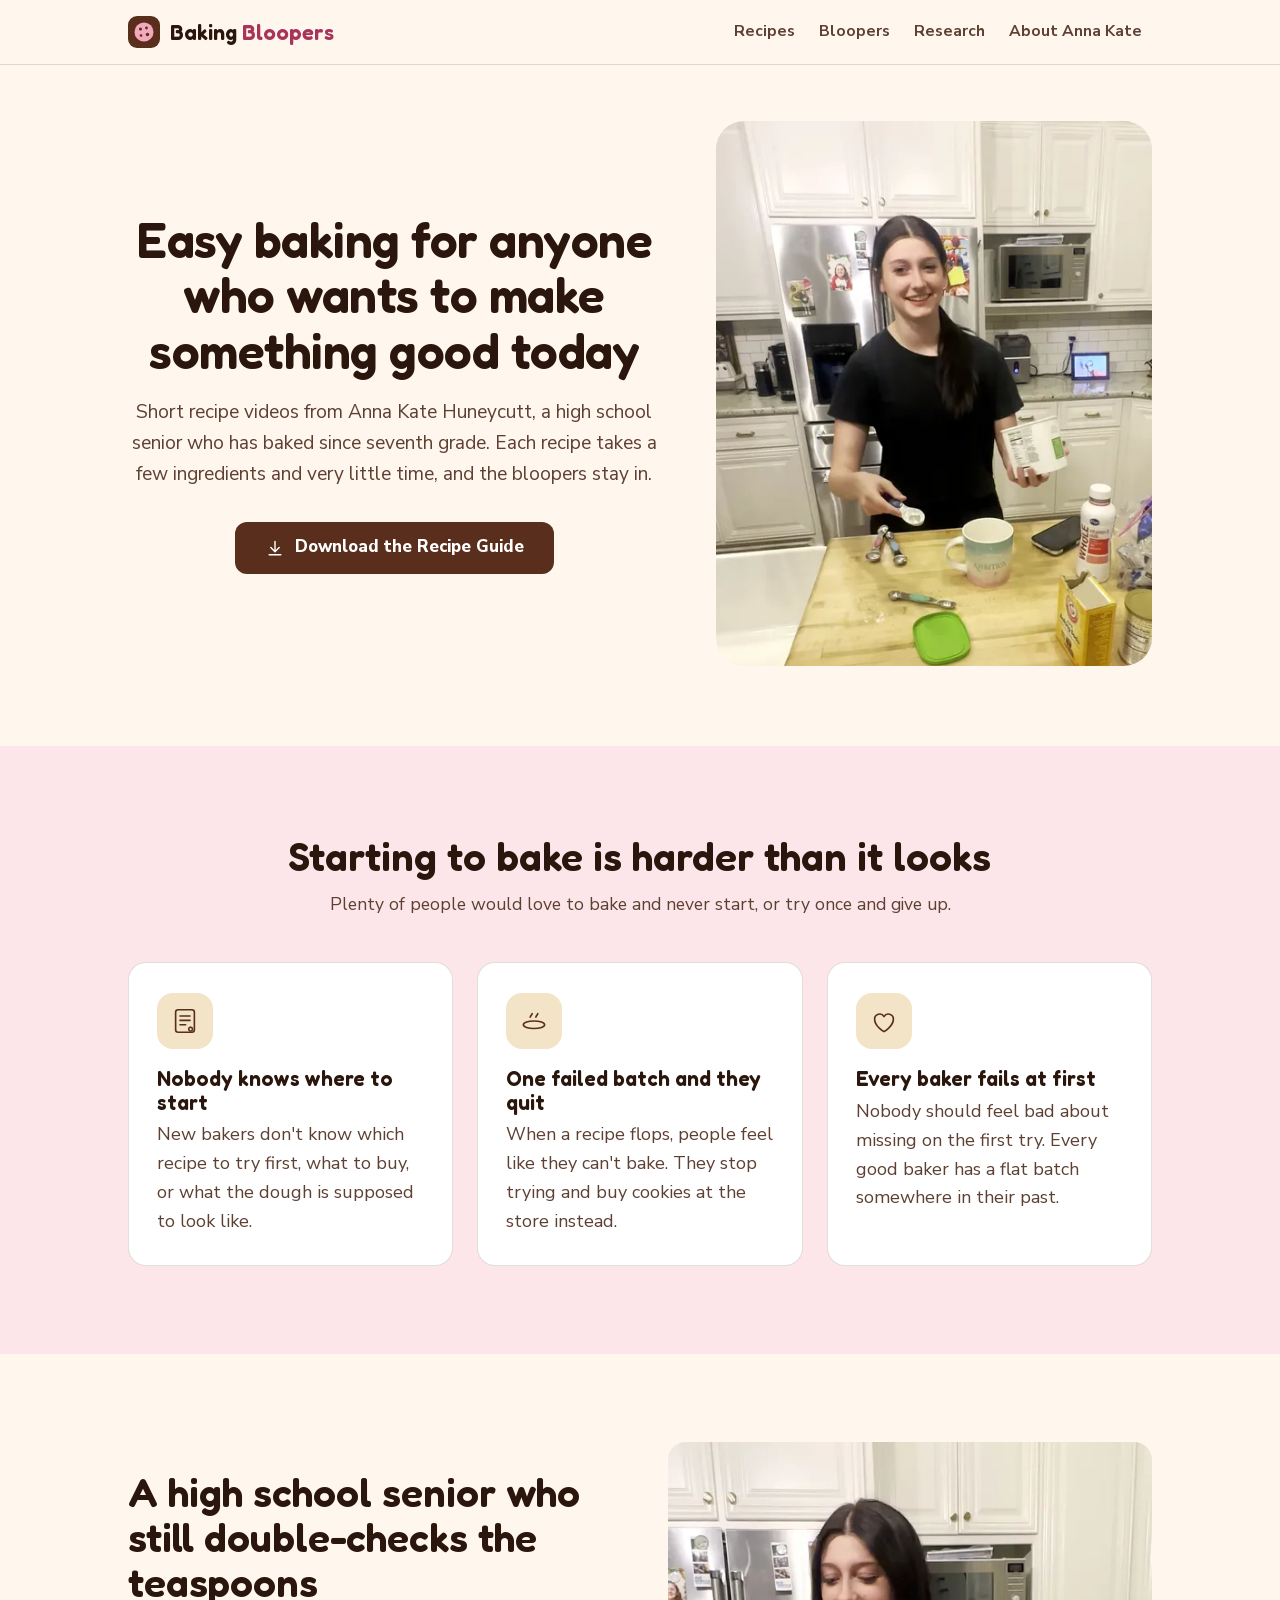
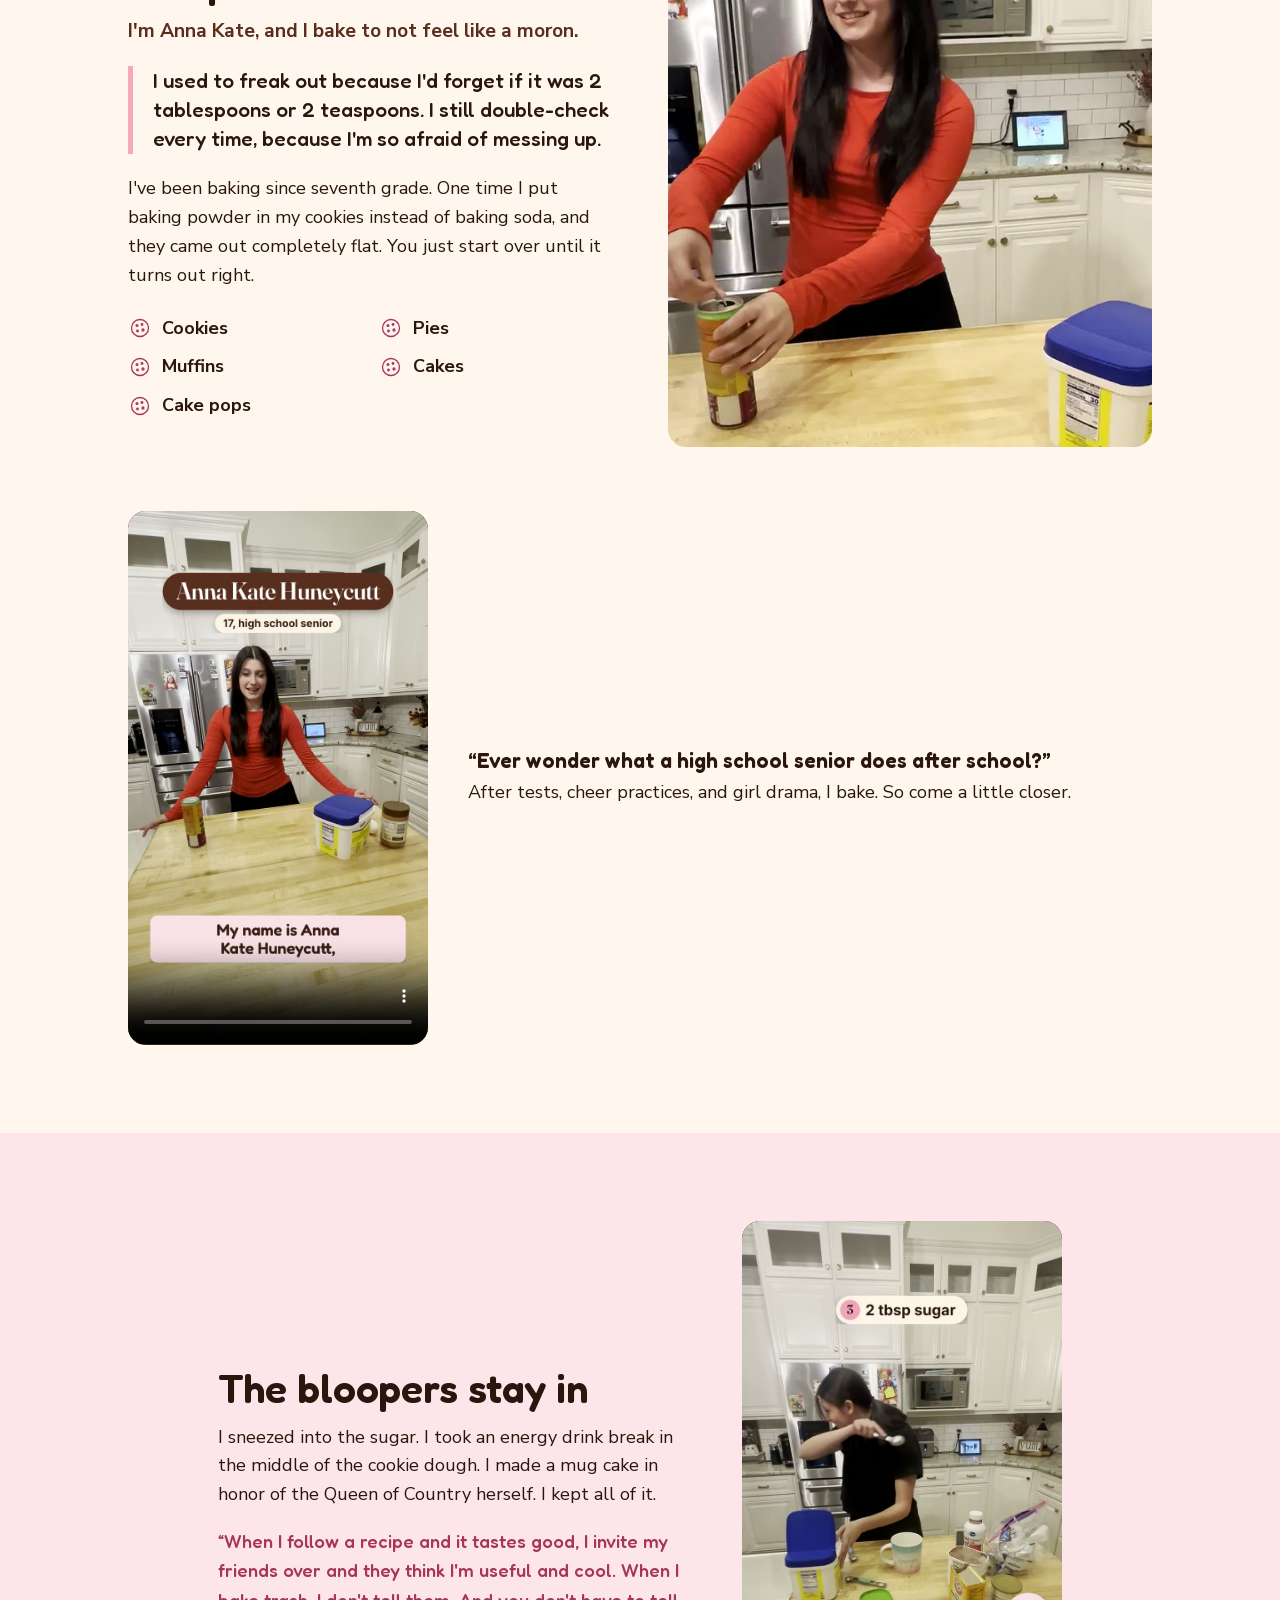
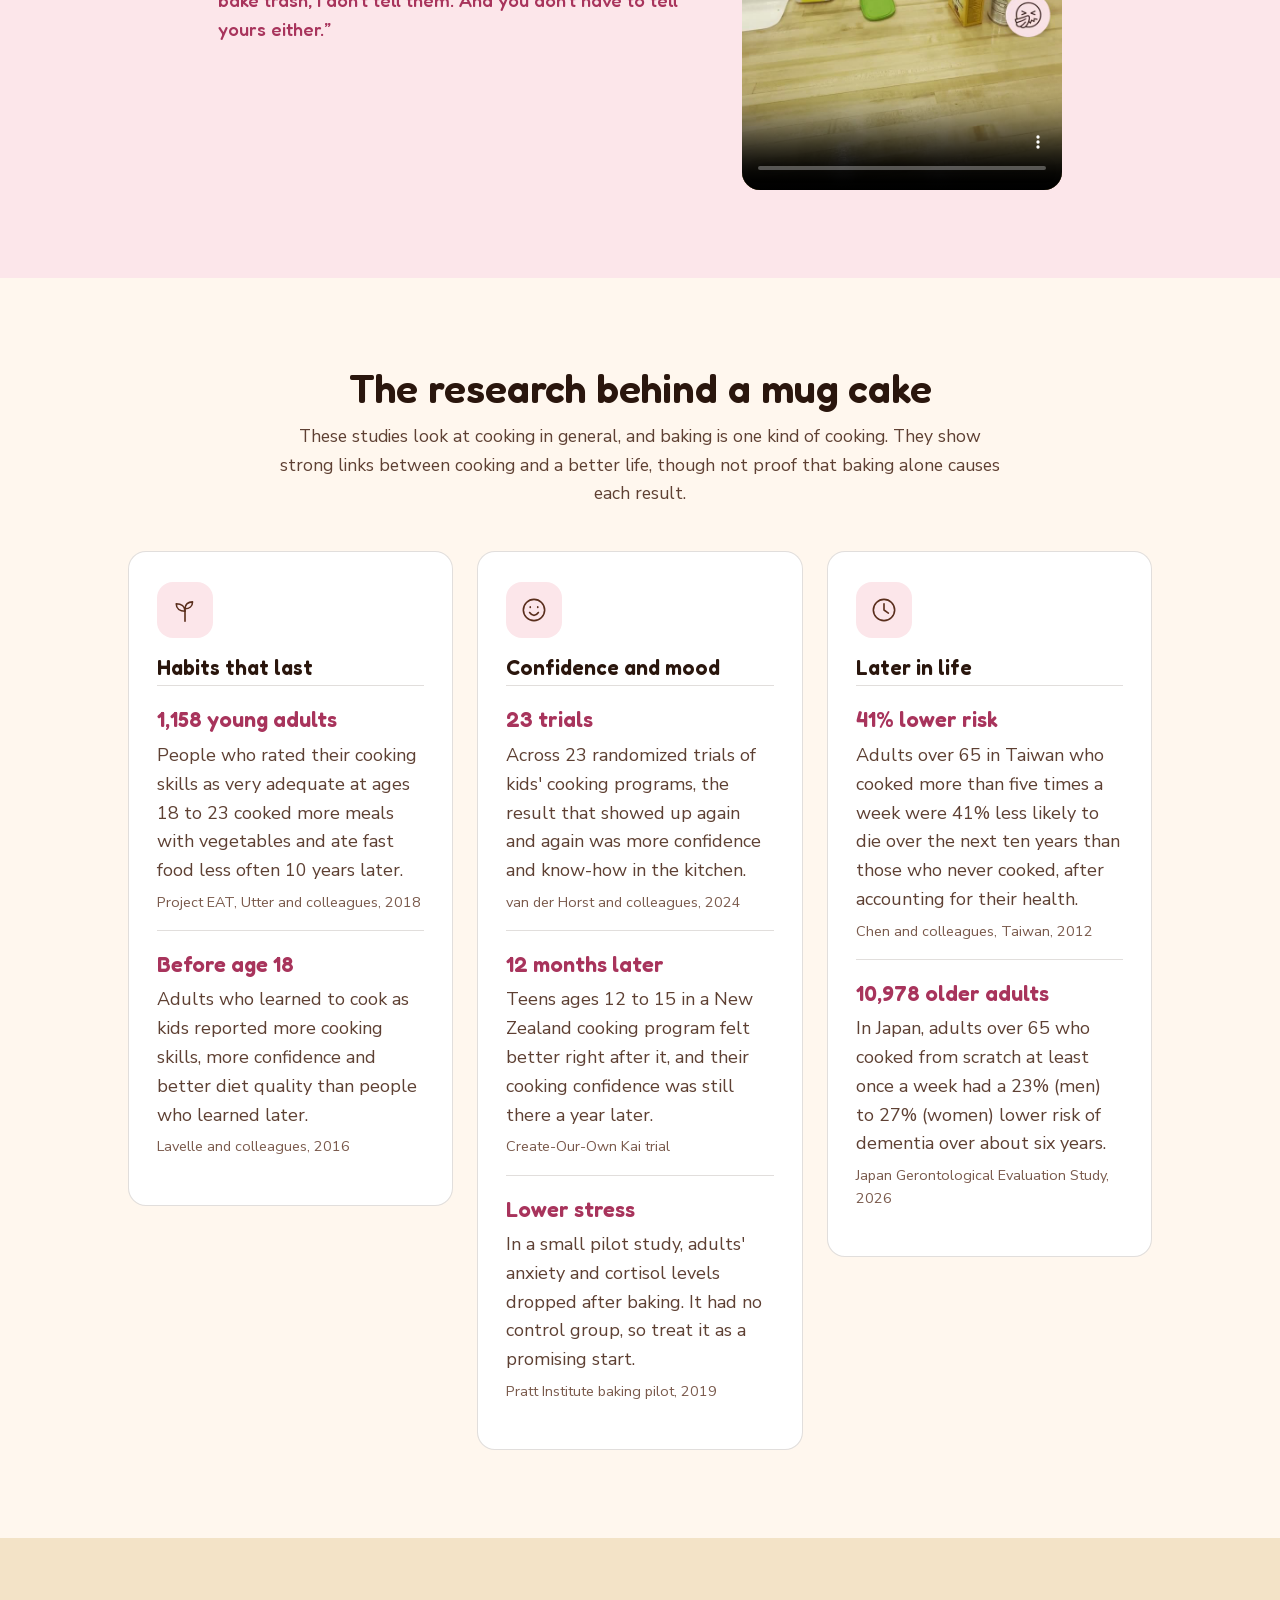
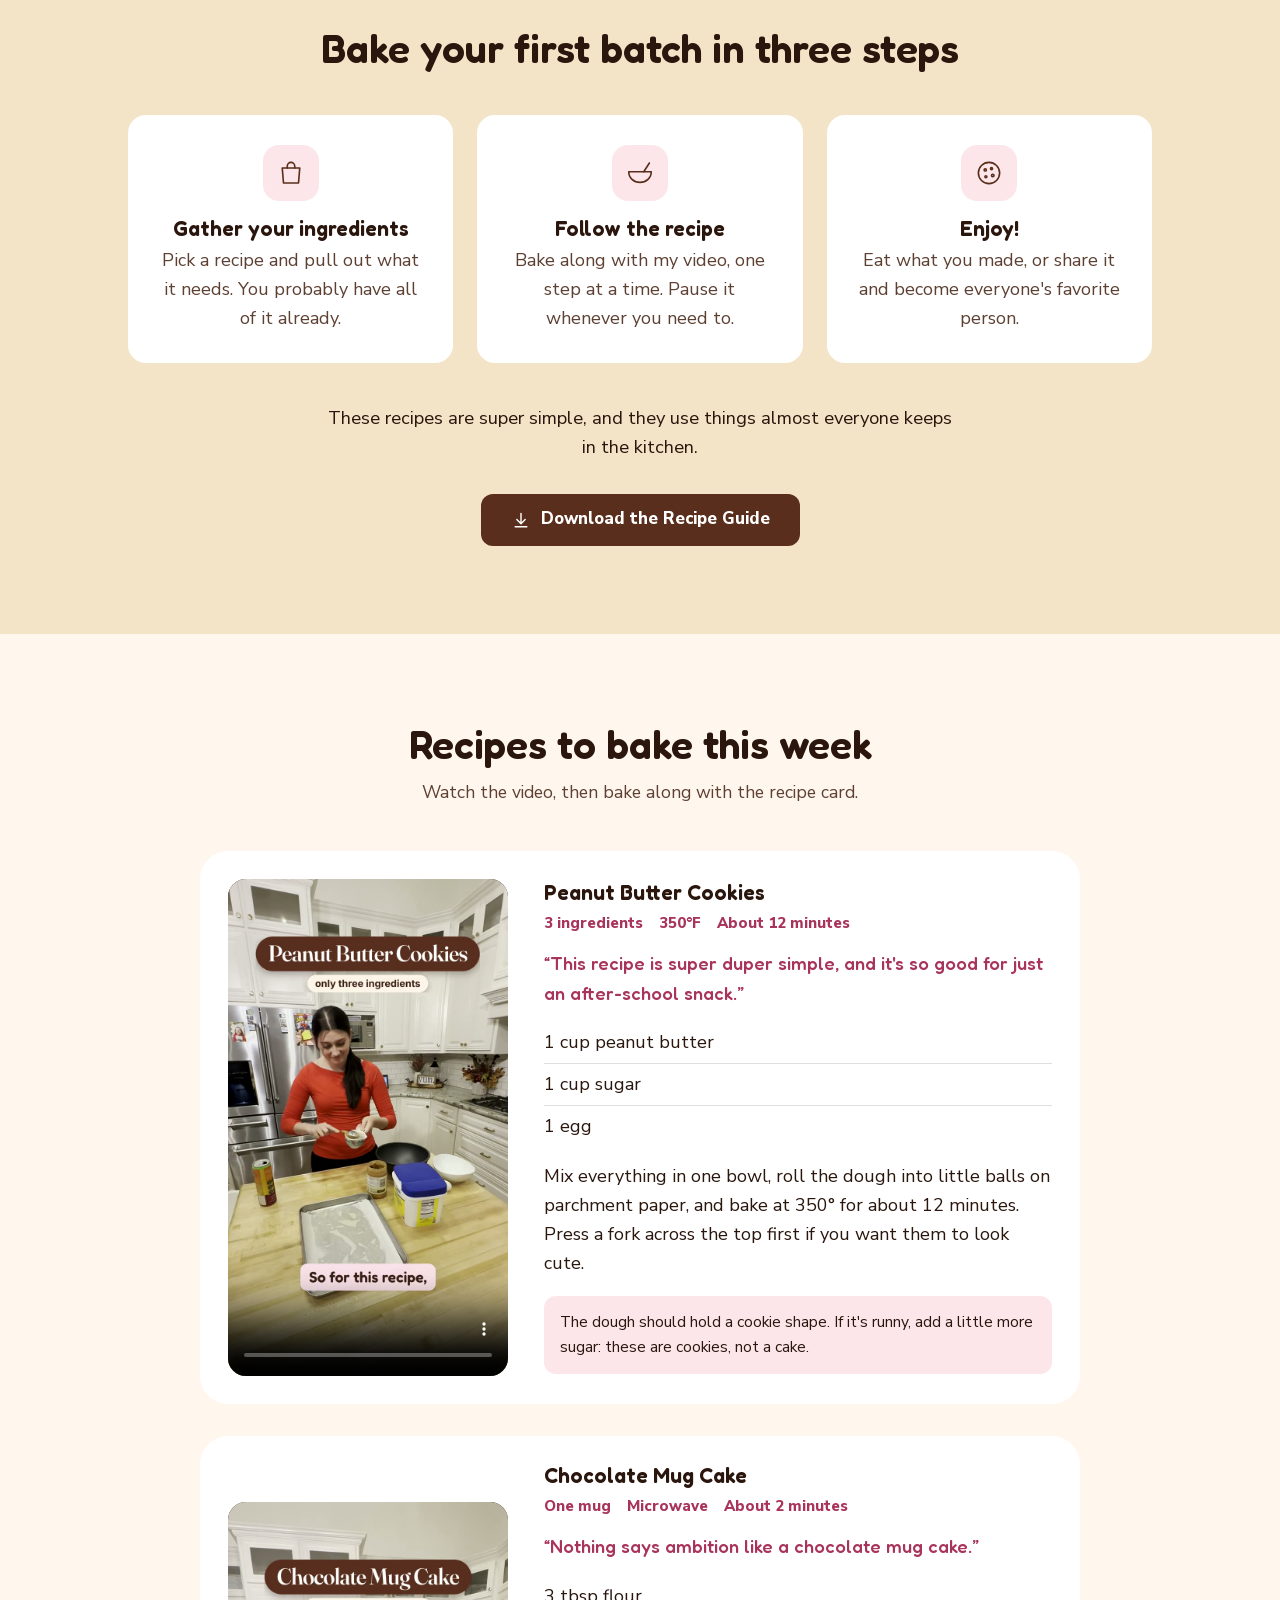
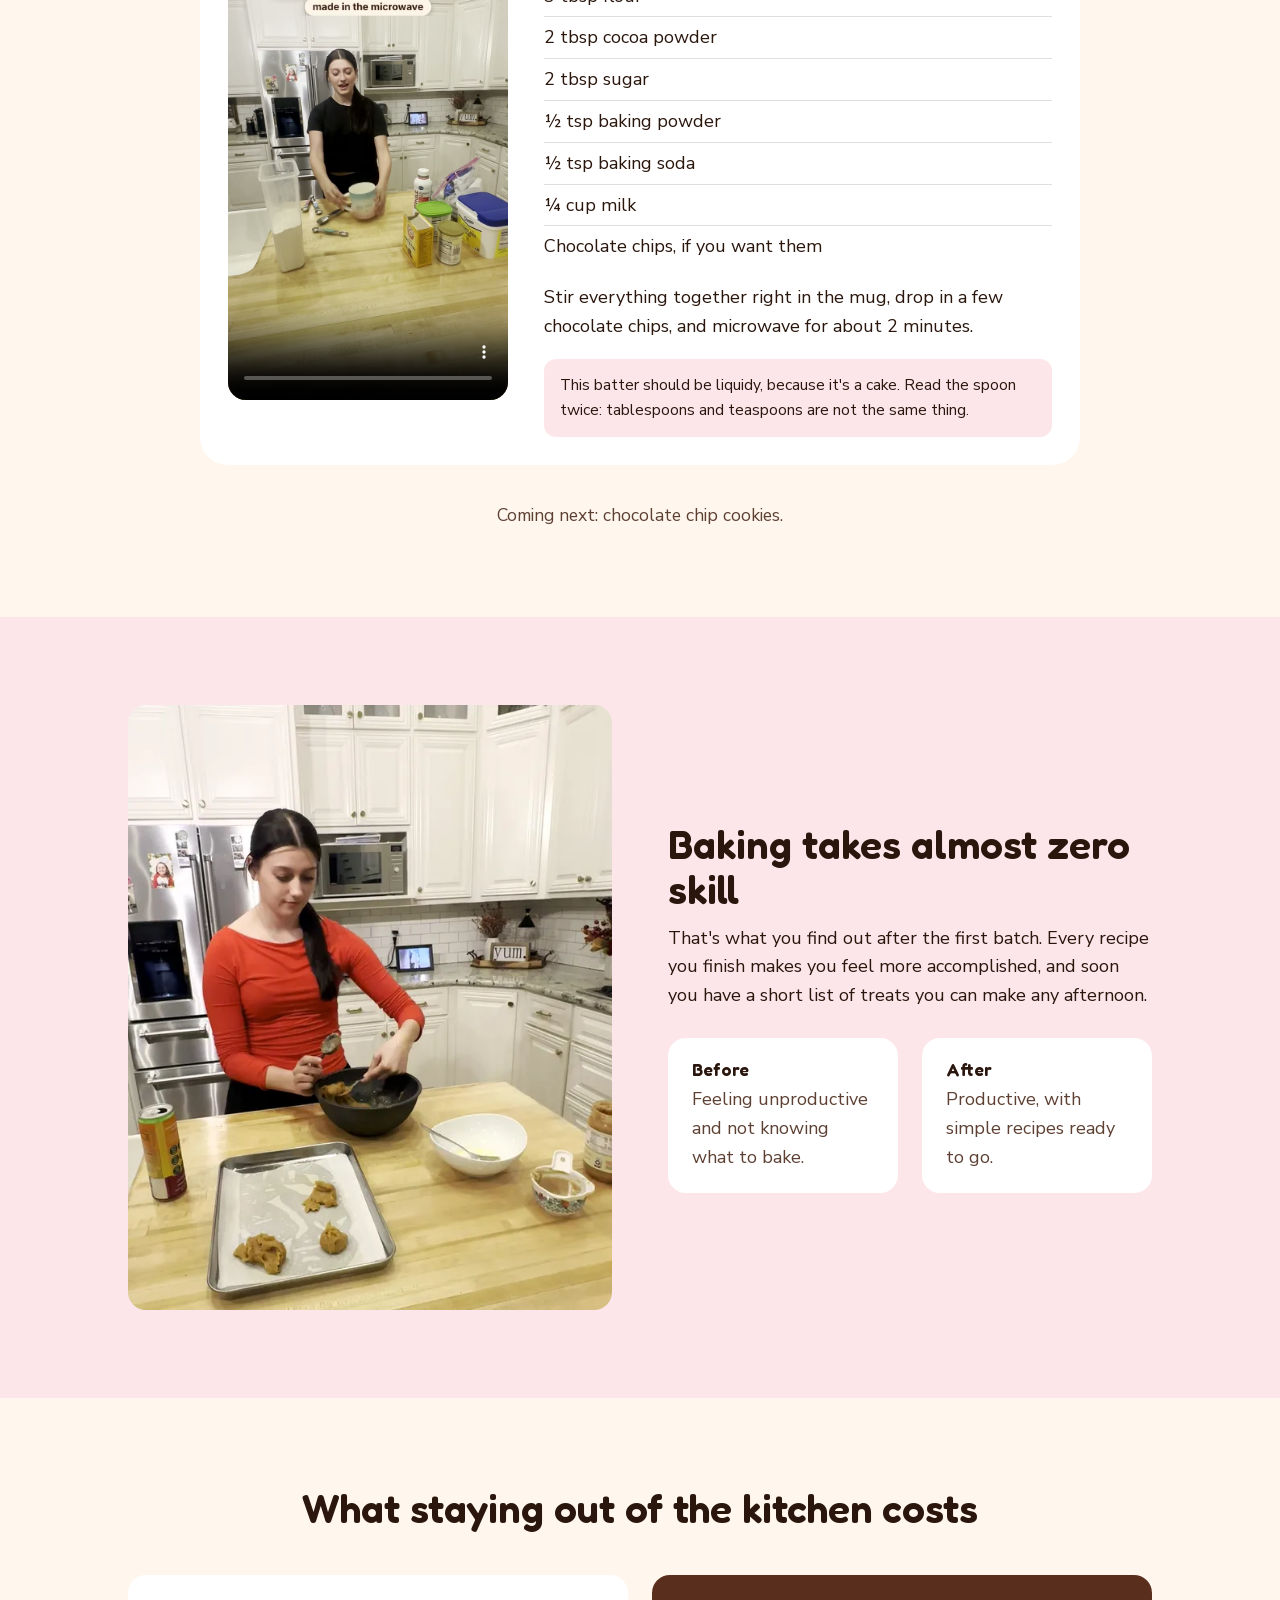
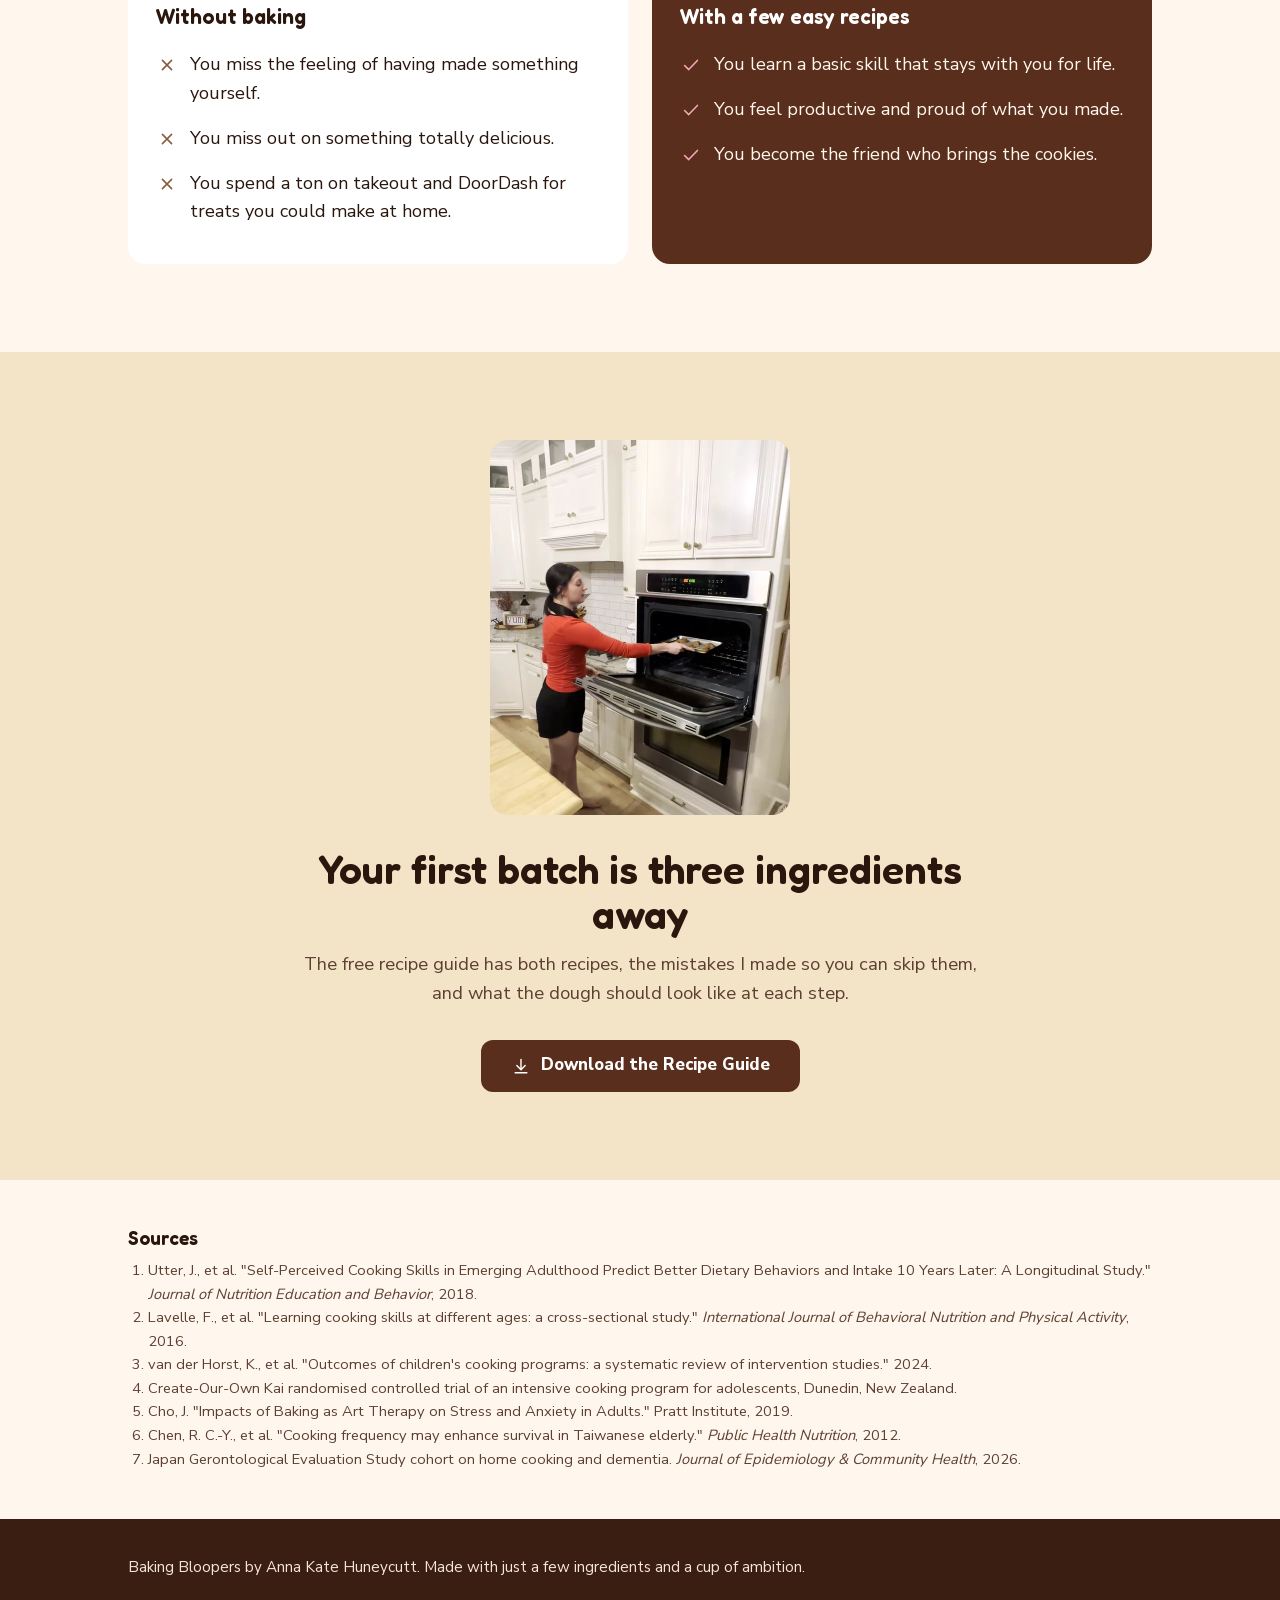
<file: index.html>
<!DOCTYPE html>
<html lang="en">
<head>
<meta charset="UTF-8">
<meta name="viewport" content="width=device-width, initial-scale=1.0">
<title>Baking Bloopers | Easy Baking Recipes for Beginners</title>
<meta name="description" content="Simple, slightly awkward baking videos and recipes from Anna Kate Huneycutt: three-ingredient peanut butter cookies, a two-minute chocolate mug cake, and the beginner mistakes to skip. Free recipe guide.">
<meta name="robots" content="noindex,nofollow">
<link rel="canonical" href="https://odyssey-jotun.github.io/anna-kate-bakes/">
<meta name="author" content="Anna Kate Huneycutt">
<meta name="theme-color" content="#FFF7EE">
<meta property="og:site_name" content="Baking Bloopers">
<meta property="og:title" content="Baking Bloopers | Easy Baking Recipes for Beginners">
<meta property="og:description" content="Simple, slightly awkward baking videos and recipes from Anna Kate Huneycutt: three-ingredient peanut butter cookies, a two-minute chocolate mug cake, and the beginner mistakes to skip. Free recipe guide.">
<meta property="og:type" content="website">
<meta property="og:url" content="https://odyssey-jotun.github.io/anna-kate-bakes/">
<meta property="og:image" content="https://odyssey-jotun.github.io/anna-kate-bakes/images/og.jpg">
<meta property="og:image:width" content="1200">
<meta property="og:image:height" content="630">
<meta name="twitter:card" content="summary_large_image">
<link rel="icon" href="favicon.svg" type="image/svg+xml">
<link rel="preload" as="image" type="image/webp" href="images/hero-800.webp" imagesrcset="images/hero-480.webp 480w, images/hero-640.webp 640w, images/hero-800.webp 800w, images/hero-1000.webp 1000w" imagesizes="(max-width: 620px) calc(100vw - 40px), (max-width: 900px) 520px, 460px" fetchpriority="high">
<link rel="preload" href="fonts/fredoka.woff2" as="font" type="font/woff2" crossorigin>
<link rel="preload" href="fonts/nunito-sans.woff2" as="font" type="font/woff2" crossorigin>
<style>@font-face{font-family:'Fredoka';font-style:normal;font-weight:500 700;font-display:swap;src:url(fonts/fredoka.woff2) format('woff2')}@font-face{font-family:'Nunito Sans';font-style:normal;font-weight:400 800;font-display:swap;src:url(fonts/nunito-sans.woff2) format('woff2')}:root{--bg:#FFF7EE;--bg-pink:#FCE6EA;--bg-wood:#F3E3C7;--card:#FFFFFF;--ink:#2A160D;--ink-soft:#5E4033;--choc:#5A2E1C;--choc-dk:#3A1E12;--pink:#F4A9BB;--pink-dk:#A8345C;--line:rgba(42,22,13,0.14);--radius:18px;--radius-lg:28px;--wrap:1080px;--flow-tight:0.3em}*{box-sizing:border-box}html{scroll-behavior:smooth;scroll-padding-top:76px}@media (prefers-reduced-motion:reduce){html{scroll-behavior:auto}*{animation-duration:0.001ms !important;transition-duration:0.001ms !important}}body{margin:0;background:var(--bg);color:var(--ink);font-family:'Nunito Sans',ui-sans-serif,system-ui,-apple-system,'Segoe UI',sans-serif;font-size:18px;line-height:1.6;-webkit-font-smoothing:antialiased}h1,h2,h3{font-family:'Fredoka',ui-rounded,'Nunito Sans',sans-serif;font-weight:600;line-height:1.12;margin:0 0 var(--flow-tight);color:var(--ink)}h1{font-size:clamp(2.1rem,4.6vw,3.1rem);letter-spacing:-0.01em}h2{font-size:clamp(1.75rem,3.6vw,2.5rem)}h3{font-size:1.3rem}p{margin:0 0 1em}p:last-child{margin-bottom:0}img{max-width:100%;height:auto;display:block}a{color:inherit}.wrap{max-width:var(--wrap);margin:0 auto;padding:0 28px}section{padding:88px 0}.band{background:var(--bg-pink)}.wood{background:var(--bg-wood)}.center{text-align:center}.section-head{max-width:720px;margin:0 auto 44px}.section-head p{color:var(--ink-soft);font-size:1.1rem}.skip{position:absolute;left:-9999px;top:10px;background:var(--card);padding:12px 18px;border-radius:12px;z-index:100;font-weight:700;border:2px solid var(--choc)}.skip:focus{left:16px}a:focus-visible,button:focus-visible,video:focus-visible{outline:3px solid var(--pink-dk);outline-offset:3px}nav.site{position:sticky;top:0;z-index:20;background:rgba(255,247,238,0.96);border-bottom:1px solid var(--line)}nav.site .wrap{display:flex;align-items:center;justify-content:space-between;gap:16px;padding-top:10px;padding-bottom:10px}.wordmark{display:inline-flex;align-items:center;gap:10px;font-family:'Fredoka',sans-serif;font-weight:600;font-size:1.35rem;color:var(--ink);text-decoration:none;min-height:44px;white-space:nowrap}.wordmark .mark{width:32px;height:32px;flex:none}.wordmark .last{color:var(--pink-dk)}nav.site ul{list-style:none;display:flex;gap:4px;margin:0;padding:0;font-weight:700;font-size:0.98rem}nav.site ul a{display:inline-flex;align-items:center;min-height:44px;padding:0 10px;text-decoration:none;color:var(--ink-soft);white-space:nowrap;transition:color .15s ease}nav.site ul a:hover{color:var(--pink-dk)}.btn{display:inline-flex;align-items:center;justify-content:center;gap:10px;min-height:52px;background:var(--choc);color:#FFF;text-decoration:none;font-weight:800;font-size:1.05rem;padding:12px 30px;border-radius:12px;transition:background-color .18s ease}.btn:hover{background:var(--pink-dk)}.btn svg{width:20px;height:20px}.btn-row{display:flex;flex-wrap:wrap;gap:14px;justify-content:center;margin-top:32px}.btn-note{margin-top:12px;font-size:0.95rem;color:var(--ink-soft)}.hero{padding:56px 0 80px}.hero .wrap{display:grid;grid-template-columns:1.1fr 0.9fr;gap:56px;align-items:center}.hero .lede{font-size:1.2rem;color:var(--ink-soft);margin-top:18px}.hero-text{text-align:center}.hero-photo{margin:0}.hero-photo img{border-radius:var(--radius-lg);width:100%}.cards{display:grid;grid-template-columns:repeat(3,1fr);gap:24px}.card{background:var(--card);border-radius:var(--radius);padding:30px 28px;border:1px solid var(--line)}.icon{width:56px;height:56px;border-radius:16px;background:var(--bg-pink);color:var(--choc);display:grid;place-items:center;margin-bottom:18px}.band .icon{background:var(--bg-wood)}.icon svg{width:30px;height:30px}.card p{color:var(--ink-soft)}.research{max-width:820px;margin:48px auto 0;display:grid;grid-template-columns:1fr 1fr;gap:24px}.research figure{margin:0;background:var(--card);border-radius:var(--radius);padding:24px 26px;border-left:6px solid var(--pink)}.research blockquote{margin:0 0 10px;font-size:1.05rem}.research figcaption{font-size:0.9rem;color:var(--ink-soft)}.punch{text-align:center;font-family:'Fredoka',sans-serif;font-weight:500;font-size:1.45rem;max-width:720px;margin:48px auto 0;color:var(--choc)}.findings{display:grid;grid-template-columns:repeat(3,1fr);gap:24px;align-items:start}.theme{background:var(--card);border-radius:var(--radius);padding:30px 28px;border:1px solid var(--line)}.finding{padding:16px 0;border-top:1px solid var(--line)}.finding:first-of-type{margin-top:10px}.finding p{margin-bottom:6px;color:var(--ink-soft)}.finding .stat{font-family:'Fredoka',sans-serif;font-weight:600;font-size:1.35rem;color:var(--pink-dk);margin-bottom:4px}.finding .src{font-size:0.9rem;color:#7A5A4C;margin:0}.split{display:grid;grid-template-columns:1fr 1fr;gap:56px;align-items:center}.photo{margin:0}.photo img{border-radius:var(--radius);width:100%}.name-line{font-size:1.2rem;font-weight:700;color:var(--choc)}.quote{font-family:'Fredoka',sans-serif;font-weight:500;font-size:1.3rem;line-height:1.4;margin:0 0 1em;padding-left:20px;border-left:5px solid var(--pink);color:var(--ink)}.made{list-style:none;padding:0;margin:24px 0 0;display:grid;grid-template-columns:repeat(auto-fill,minmax(150px,1fr));gap:10px 18px}.made li{display:flex;align-items:center;gap:10px;font-weight:700}.made svg{width:24px;height:24px;color:var(--pink-dk);flex:none}.intro-video{margin-top:64px;display:grid;grid-template-columns:300px 1fr;gap:40px;align-items:center}#bloopers .intro-video{margin-top:0;grid-template-columns:1fr 320px;gap:56px;max-width:900px}.says{font-family:'Fredoka',sans-serif;font-weight:500;font-size:1.15rem;color:var(--pink-dk);margin-bottom:14px}.video{margin:0}.video video{width:100%;height:auto;aspect-ratio:9 / 16;border-radius:var(--radius);background:var(--choc-dk);display:block}.steps{list-style:none;padding:0;margin:0;display:grid;grid-template-columns:repeat(3,1fr);gap:24px}.steps li{background:var(--card);border-radius:var(--radius);padding:30px 28px;text-align:center}.steps .icon{margin:0 auto 16px}.steps p{color:var(--ink-soft)}.promise{text-align:center;font-size:1.15rem;max-width:640px;margin:40px auto 0}.recipes{display:grid;grid-template-columns:1fr;gap:32px;max-width:880px;margin:0 auto}.recipe{background:var(--card);border-radius:var(--radius-lg);padding:28px;display:grid;grid-template-columns:280px 1fr;gap:36px;align-items:center}.recipe .meta{display:flex;flex-wrap:wrap;gap:6px 16px;color:var(--pink-dk);font-weight:800;font-size:0.95rem;margin-bottom:14px}.recipe ul{list-style:none;padding:0;margin:0 0 16px}.recipe ul li{padding:6px 0;border-bottom:1px solid var(--line)}.recipe ul li:last-child{border-bottom:0}.tip{background:var(--bg-pink);border-radius:12px;padding:14px 16px;font-size:0.98rem}.next{text-align:center;margin-top:36px;color:var(--ink-soft);font-size:1.1rem}.before-after{display:grid;grid-template-columns:1fr 1fr;gap:24px;margin-top:28px}.before-after div{background:var(--card);border-radius:var(--radius);padding:22px 24px}.before-after h3{font-size:1.1rem}.before-after p{color:var(--ink-soft)}.stakes{display:grid;grid-template-columns:1fr 1fr;gap:24px}.stake{background:var(--card);border-radius:var(--radius);padding:30px 28px}.outcomes{list-style:none;padding:0;margin:14px 0 0}.outcomes li{display:flex;gap:12px;align-items:flex-start;padding:8px 0}.outcomes svg{width:22px;height:22px;flex:none;margin-top:4px}.stake .x svg{color:#8A5A3C}.stake.good{background:var(--choc);color:#FFF7EE}.stake.good h3{color:#FFF}.stake.good svg{color:var(--pink)}.closing{text-align:center}.closing .wrap{max-width:760px}.closing p{font-size:1.15rem;color:var(--ink-soft)}.refs{padding:48px 0;font-size:0.92rem;color:var(--ink-soft)}.refs h2{font-size:1.2rem}.refs ol{margin:10px 0 0;padding-left:20px}footer{background:var(--choc-dk);color:#F6E6DA;padding:36px 0;font-size:0.95rem}footer p{margin:0}.reveal{opacity:0;transform:translateY(14px);transition:opacity .5s ease,transform .5s ease}.reveal.in{opacity:1;transform:none}@media (max-width:900px){.hero .wrap,.split,.intro-video{grid-template-columns:1fr;gap:32px}.hero-photo{order:-1;max-width:520px}.cards,.steps,.recipes,.stakes,.findings,.before-after{grid-template-columns:1fr}.intro-video .video{max-width:300px;margin:0 auto}#bloopers .intro-video{grid-template-columns:1fr}}@media (max-width:620px){.wrap{padding:0 20px}section{padding:64px 0}.hero{padding:24px 0 56px}.recipe{grid-template-columns:1fr;padding:22px}.recipe .video{max-width:280px;margin:0 auto;width:100%}nav.site ul .x{display:none}.wordmark{font-size:1.2rem}}</style>
<script type="application/ld+json">{"@context":"https://schema.org","@graph":[{"@type":"WebSite","@id":"https://odyssey-jotun.github.io/anna-kate-bakes/#site","url":"https://odyssey-jotun.github.io/anna-kate-bakes/","name":"Baking Bloopers","inLanguage":"en-US","author":{"@id":"https://odyssey-jotun.github.io/anna-kate-bakes/#anna-kate"}},{"@type":"Person","@id":"https://odyssey-jotun.github.io/anna-kate-bakes/#anna-kate","name":"Anna Kate Huneycutt","description":"High school senior who has baked since seventh grade and films simple recipe videos."},{"@type":"Recipe","name":"Peanut Butter Cookies","author":{"@id":"https://odyssey-jotun.github.io/anna-kate-bakes/#anna-kate"},"recipeIngredient":["1 cup peanut butter","1 cup sugar","1 egg"],"image":"https://odyssey-jotun.github.io/anna-kate-bakes/images/poster-peanut-butter-cookies.jpg","url":"https://odyssey-jotun.github.io/anna-kate-bakes/#peanut-butter-cookies","description":"Mix everything in one bowl, roll the dough into little balls on parchment paper, and bake at 350° for about 12 minutes. Press a fork across the top first if you want them to look cute."},{"@type":"Recipe","name":"Chocolate Mug Cake","author":{"@id":"https://odyssey-jotun.github.io/anna-kate-bakes/#anna-kate"},"recipeIngredient":["3 tbsp flour","2 tbsp cocoa powder","2 tbsp sugar","1/2 tsp baking powder","1/2 tsp baking soda","1/4 cup milk","Chocolate chips, if you want them"],"image":"https://odyssey-jotun.github.io/anna-kate-bakes/images/poster-chocolate-mug-cake.jpg","url":"https://odyssey-jotun.github.io/anna-kate-bakes/#chocolate-mug-cake","description":"Stir everything together right in the mug, drop in a few chocolate chips, and microwave for about 2 minutes."}]}</script>
</head>
<body>
<a class="skip" href="#main">Skip to content</a>

<nav class="site" aria-label="Primary">
  <div class="wrap">
    <a class="wordmark" href="./"><svg class="mark" viewBox="0 0 32 32" aria-hidden="true"><rect width="32" height="32" rx="9" fill="#5A2E1C"/><circle cx="16" cy="16" r="9.5" fill="#F4A9BB"/><circle cx="12.5" cy="13" r="1.6" fill="#5A2E1C"/><circle cx="18.5" cy="12" r="1.4" fill="#5A2E1C"/><circle cx="19.5" cy="18.5" r="1.7" fill="#5A2E1C"/><circle cx="13" cy="19.5" r="1.3" fill="#5A2E1C"/></svg><span>Baking <span class="last">Bloopers</span></span></a>
    <ul>
      <li><a href="#recipes"><span>Recipes</span></a></li>
      <li><a href="#bloopers"><span>Bloopers</span></a></li>
      <li class="x"><a href="#research"><span>Research</span></a></li>
      <li class="x"><a href="#about"><span>About Anna Kate</span></a></li>
    </ul>
  </div>
</nav>

<main id="main">

<header class="hero">
  <div class="wrap">
    <div class="hero-text">
      <h1>Easy baking for anyone who wants to make something good today</h1>
      <p class="lede">Short recipe videos from Anna Kate Huneycutt, a high school senior who has baked since seventh grade. Each recipe takes a few ingredients and very little time, and the bloopers stay in.</p>
      <div class="btn-row">
        <a href="guide/anna-kate-starter-recipes.pdf" class="btn" download><svg viewBox="0 0 48 48" fill="none" stroke="currentColor" stroke-width="3.4" stroke-linecap="round" stroke-linejoin="round" aria-hidden="true"><path d="M24 8v24M14 23l10 10 10-10M10 40h28"/></svg>Download the Recipe Guide</a>
      </div>
    </div>
    <figure class="hero-photo"><img src="images/hero-800.webp" srcset="images/hero-480.webp 480w, images/hero-640.webp 640w, images/hero-800.webp 800w, images/hero-1000.webp 1000w" sizes="(max-width: 620px) calc(100vw - 40px), (max-width: 900px) 520px, 460px" width="1000" height="1250" alt="Anna Kate smiling at her kitchen counter with a measuring spoon, a mug and her baking ingredients" fetchpriority="high" decoding="async"></figure>
  </div>
</header>

<section class="band" id="problem">
  <div class="wrap">
    <div class="section-head center">
      <h2>Starting to bake is harder than it looks</h2>
      <p>Plenty of people would love to bake and never start, or try once and give up.</p>
    </div>
    <div class="cards">
      <div class="card reveal">
        <div class="icon"><svg viewBox="0 0 48 48" fill="none" stroke="currentColor" stroke-width="2.6" stroke-linecap="round" stroke-linejoin="round" aria-hidden="true"><rect x="9" y="6" width="30" height="36" rx="4"/><path d="M16 16h16M16 23h16M16 30h9"/><path d="M33 34a3 3 0 11-.1 0"/></svg></div>
        <h3>Nobody knows where to start</h3>
        <p>New bakers don't know which recipe to try first, what to buy, or what the dough is supposed to look like.</p>
      </div>
      <div class="card reveal">
        <div class="icon"><svg viewBox="0 0 48 48" fill="none" stroke="currentColor" stroke-width="2.6" stroke-linecap="round" stroke-linejoin="round" aria-hidden="true"><ellipse cx="24" cy="30" rx="17" ry="6"/><path d="M18 18c0-3 3-3 3-6M27 18c0-3 3-3 3-6"/></svg></div>
        <h3>One failed batch and they quit</h3>
        <p>When a recipe flops, people feel like they can't bake. They stop trying and buy cookies at the store instead.</p>
      </div>
      <div class="card reveal">
        <div class="icon"><svg viewBox="0 0 48 48" fill="none" stroke="currentColor" stroke-width="2.6" stroke-linecap="round" stroke-linejoin="round" aria-hidden="true"><path d="M24 41s-15-8.5-15-20a8 8 0 0115-4 8 8 0 0115 4c0 11.5-15 20-15 20z"/></svg></div>
        <h3>Every baker fails at first</h3>
        <p>Nobody should feel bad about missing on the first try. Every good baker has a flat batch somewhere in their past.</p>
      </div>
    </div>
  </div>
  </div>
</section>

<section id="about">
  <div class="wrap split">
    <div>
      <h2>A high school senior who still double-checks the teaspoons</h2>
      <p class="name-line">I'm Anna Kate, and I bake to not feel like a moron.</p>
      <p class="quote">I used to freak out because I'd forget if it was 2 tablespoons or 2 teaspoons. I still double-check every time, because I'm so afraid of messing up.</p>
      <p>I've been baking since seventh grade. One time I put baking powder in my cookies instead of baking soda, and they came out completely flat. You just start over until it turns out right.</p>
      <ul class="made" aria-label="Things Anna Kate has baked"><li><svg viewBox="0 0 48 48" fill="none" stroke="currentColor" stroke-width="2.6" stroke-linecap="round" stroke-linejoin="round" aria-hidden="true"><circle cx="24" cy="24" r="17"/><circle cx="18" cy="19" r="1.8"/><circle cx="28" cy="17" r="1.6"/><circle cx="30" cy="28" r="2"/><circle cx="19" cy="30" r="1.6"/></svg>Cookies</li><li><svg viewBox="0 0 48 48" fill="none" stroke="currentColor" stroke-width="2.6" stroke-linecap="round" stroke-linejoin="round" aria-hidden="true"><circle cx="24" cy="24" r="17"/><circle cx="18" cy="19" r="1.8"/><circle cx="28" cy="17" r="1.6"/><circle cx="30" cy="28" r="2"/><circle cx="19" cy="30" r="1.6"/></svg>Pies</li><li><svg viewBox="0 0 48 48" fill="none" stroke="currentColor" stroke-width="2.6" stroke-linecap="round" stroke-linejoin="round" aria-hidden="true"><circle cx="24" cy="24" r="17"/><circle cx="18" cy="19" r="1.8"/><circle cx="28" cy="17" r="1.6"/><circle cx="30" cy="28" r="2"/><circle cx="19" cy="30" r="1.6"/></svg>Muffins</li><li><svg viewBox="0 0 48 48" fill="none" stroke="currentColor" stroke-width="2.6" stroke-linecap="round" stroke-linejoin="round" aria-hidden="true"><circle cx="24" cy="24" r="17"/><circle cx="18" cy="19" r="1.8"/><circle cx="28" cy="17" r="1.6"/><circle cx="30" cy="28" r="2"/><circle cx="19" cy="30" r="1.6"/></svg>Cakes</li><li><svg viewBox="0 0 48 48" fill="none" stroke="currentColor" stroke-width="2.6" stroke-linecap="round" stroke-linejoin="round" aria-hidden="true"><circle cx="24" cy="24" r="17"/><circle cx="18" cy="19" r="1.8"/><circle cx="28" cy="17" r="1.6"/><circle cx="30" cy="28" r="2"/><circle cx="19" cy="30" r="1.6"/></svg>Cake pops</li></ul>
    </div>
    <figure class="photo reveal"><img src="images/guide-900.webp" srcset="images/guide-600.webp 600w, images/guide-900.webp 900w" sizes="(max-width: 900px) calc(100vw - 40px), 512px" width="900" height="1125" alt="Anna Kate in a red shirt laughing at her kitchen island" loading="lazy" decoding="async"></figure>
  </div>
  <div class="wrap intro-video">
    <figure class="video"><video controls playsinline preload="none" width="720" height="1280" poster="images/poster-intro.jpg" aria-label="Anna Kate's introduction video"><source src="videos/intro.mp4" type="video/mp4"></video></figure>
    <div>
      <h3>&ldquo;Ever wonder what a high school senior does after school?&rdquo;</h3>
      <p>After tests, cheer practices, and girl drama, I bake. So come a little closer.</p>
    </div>
  </div>
</section>

<section class="band" id="bloopers">
  <div class="wrap intro-video flip">
    <div>
      <h2>The bloopers stay in</h2>
      <p>I sneezed into the sugar. I took an energy drink break in the middle of the cookie dough. I made a mug cake in honor of the Queen of Country herself. I kept all of it.</p>
      <p class="says">&ldquo;When I follow a recipe and it tastes good, I invite my friends over and they think I'm useful and cool. When I bake trash, I don't tell them. And you don't have to tell yours either.&rdquo;</p>
    </div>
    <figure class="video"><video controls playsinline preload="none" width="720" height="1280" poster="images/poster-bloopers.jpg" aria-label="Baking Bloopers: Anna Kate's blooper reel"><source src="videos/bloopers.mp4" type="video/mp4"></video></figure>
  </div>
</section>

<section id="research">
  <div class="wrap">
    <div class="section-head center">
      <h2>The research behind a mug cake</h2>
      <p>These studies look at cooking in general, and baking is one kind of cooking. They show strong links between cooking and a better life, though not proof that baking alone causes each result.</p>
    </div>
    <div class="findings">
      <div class="theme reveal">
        <div class="icon"><svg viewBox="0 0 48 48" fill="none" stroke="currentColor" stroke-width="2.6" stroke-linecap="round" stroke-linejoin="round" aria-hidden="true"><path d="M24 42V22"/><path d="M24 26c0-8-6-12-14-12 0 8 6 12 14 12zM24 22c0-7 5-11 12-11 0 7-5 11-12 11z"/></svg></div>
        <h3>Habits that last</h3>
        <div class="finding"><p class="stat">1,158 young adults</p><p>People who rated their cooking skills as very adequate at ages 18 to 23 cooked more meals with vegetables and ate fast food less often 10 years later.</p><p class="src">Project EAT, Utter and colleagues, 2018</p></div>
        <div class="finding"><p class="stat">Before age 18</p><p>Adults who learned to cook as kids reported more cooking skills, more confidence and better diet quality than people who learned later.</p><p class="src">Lavelle and colleagues, 2016</p></div>
      </div>
      <div class="theme reveal">
        <div class="icon"><svg viewBox="0 0 48 48" fill="none" stroke="currentColor" stroke-width="2.6" stroke-linecap="round" stroke-linejoin="round" aria-hidden="true"><circle cx="24" cy="24" r="17"/><path d="M17 28c2 3 4.5 4.5 7 4.5s5-1.5 7-4.5"/><path d="M18 19v1M30 19v1"/></svg></div>
        <h3>Confidence and mood</h3>
        <div class="finding"><p class="stat">23 trials</p><p>Across 23 randomized trials of kids' cooking programs, the result that showed up again and again was more confidence and know-how in the kitchen.</p><p class="src">van der Horst and colleagues, 2024</p></div>
        <div class="finding"><p class="stat">12 months later</p><p>Teens ages 12 to 15 in a New Zealand cooking program felt better right after it, and their cooking confidence was still there a year later.</p><p class="src">Create-Our-Own Kai trial</p></div>
        <div class="finding"><p class="stat">Lower stress</p><p>In a small pilot study, adults' anxiety and cortisol levels dropped after baking. It had no control group, so treat it as a promising start.</p><p class="src">Pratt Institute baking pilot, 2019</p></div>
      </div>
      <div class="theme reveal">
        <div class="icon"><svg viewBox="0 0 48 48" fill="none" stroke="currentColor" stroke-width="2.6" stroke-linecap="round" stroke-linejoin="round" aria-hidden="true"><circle cx="24" cy="24" r="17"/><path d="M24 14v10l7 5"/></svg></div>
        <h3>Later in life</h3>
        <div class="finding"><p class="stat">41% lower risk</p><p>Adults over 65 in Taiwan who cooked more than five times a week were 41% less likely to die over the next ten years than those who never cooked, after accounting for their health.</p><p class="src">Chen and colleagues, Taiwan, 2012</p></div>
        <div class="finding"><p class="stat">10,978 older adults</p><p>In Japan, adults over 65 who cooked from scratch at least once a week had a 23% (men) to 27% (women) lower risk of dementia over about six years.</p><p class="src">Japan Gerontological Evaluation Study, 2026</p></div>
      </div>
    </div>
  </div>
</section>

<section class="wood" id="plan">
  <div class="wrap">
    <div class="section-head center">
      <h2>Bake your first batch in three steps</h2>
    </div>
    <ol class="steps">
      <li class="reveal"><div class="icon"><svg viewBox="0 0 48 48" fill="none" stroke="currentColor" stroke-width="2.6" stroke-linecap="round" stroke-linejoin="round" aria-hidden="true"><path d="M10 16h28l-2 24H12z"/><path d="M18 16v-3a6 6 0 0112 0v3"/></svg></div><h3>Gather your ingredients</h3><p>Pick a recipe and pull out what it needs. You probably have all of it already.</p></li>
      <li class="reveal"><div class="icon"><svg viewBox="0 0 48 48" fill="none" stroke="currentColor" stroke-width="2.6" stroke-linecap="round" stroke-linejoin="round" aria-hidden="true"><path d="M6 22h36c0 10-8 17-18 17S6 32 6 22z"/><path d="M30 22l9-14"/></svg></div><h3>Follow the recipe</h3><p>Bake along with my video, one step at a time. Pause it whenever you need to.</p></li>
      <li class="reveal"><div class="icon"><svg viewBox="0 0 48 48" fill="none" stroke="currentColor" stroke-width="2.6" stroke-linecap="round" stroke-linejoin="round" aria-hidden="true"><circle cx="24" cy="24" r="17"/><circle cx="18" cy="19" r="1.8"/><circle cx="28" cy="17" r="1.6"/><circle cx="30" cy="28" r="2"/><circle cx="19" cy="30" r="1.6"/></svg></div><h3>Enjoy!</h3><p>Eat what you made, or share it and become everyone's favorite person.</p></li>
    </ol>
    <p class="promise">These recipes are super simple, and they use things almost everyone keeps in the kitchen.</p>
    <div class="btn-row">
      <a href="guide/anna-kate-starter-recipes.pdf" class="btn" download><svg viewBox="0 0 48 48" fill="none" stroke="currentColor" stroke-width="3.4" stroke-linecap="round" stroke-linejoin="round" aria-hidden="true"><path d="M24 8v24M14 23l10 10 10-10M10 40h28"/></svg>Download the Recipe Guide</a>
    </div>
  </div>
</section>

<section id="recipes">
  <div class="wrap">
    <div class="section-head center">
      <h2>Recipes to bake this week</h2>
      <p>Watch the video, then bake along with the recipe card.</p>
    </div>
    <div class="recipes">
      <article class="recipe reveal" id="peanut-butter-cookies">
        <figure class="video"><video controls playsinline preload="none" width="720" height="1280" poster="images/poster-peanut-butter-cookies.jpg" aria-label="Anna Kate's Peanut Butter Cookies video"><source src="videos/peanut-butter-cookies.mp4" type="video/mp4"></video></figure>
        <div>
          <h3>Peanut Butter Cookies</h3>
          <p class="meta"><span>3 ingredients</span><span>350&deg;F</span><span>About 12 minutes</span></p>
          <p class="says">&ldquo;This recipe is super duper simple, and it's so good for just an after-school snack.&rdquo;</p>
          <ul><li>1 cup peanut butter</li><li>1 cup sugar</li><li>1 egg</li></ul>
          <p>Mix everything in one bowl, roll the dough into little balls on parchment paper, and bake at 350&deg; for about 12 minutes. Press a fork across the top first if you want them to look cute.</p>
          <p class="tip">The dough should hold a cookie shape. If it's runny, add a little more sugar: these are cookies, not a cake.</p>
        </div>
      </article>
      <article class="recipe reveal" id="chocolate-mug-cake">
        <figure class="video"><video controls playsinline preload="none" width="720" height="1280" poster="images/poster-chocolate-mug-cake.jpg" aria-label="Anna Kate's Chocolate Mug Cake video"><source src="videos/chocolate-mug-cake.mp4" type="video/mp4"></video></figure>
        <div>
          <h3>Chocolate Mug Cake</h3>
          <p class="meta"><span>One mug</span><span>Microwave</span><span>About 2 minutes</span></p>
          <p class="says">&ldquo;Nothing says ambition like a chocolate mug cake.&rdquo;</p>
          <ul><li>3 tbsp flour</li><li>2 tbsp cocoa powder</li><li>2 tbsp sugar</li><li>&frac12; tsp baking powder</li><li>&frac12; tsp baking soda</li><li>&frac14; cup milk</li><li>Chocolate chips, if you want them</li></ul>
          <p>Stir everything together right in the mug, drop in a few chocolate chips, and microwave for about 2 minutes.</p>
          <p class="tip">This batter should be liquidy, because it's a cake. Read the spoon twice: tablespoons and teaspoons are not the same thing.</p>
        </div>
      </article>
    </div>
    <p class="next">Coming next: chocolate chip cookies.</p>
  </div>
</section>

<section class="band" id="success">
  <div class="wrap split">
    <figure class="photo reveal"><img src="images/cookies-900.webp" srcset="images/cookies-600.webp 600w, images/cookies-900.webp 900w" sizes="(max-width: 900px) calc(100vw - 40px), 512px" width="900" height="1125" alt="Anna Kate shaping peanut butter cookie dough onto a parchment-lined tray" loading="lazy" decoding="async"></figure>
    <div>
      <h2>Baking takes almost zero skill</h2>
      <p>That's what you find out after the first batch. Every recipe you finish makes you feel more accomplished, and soon you have a short list of treats you can make any afternoon.</p>
      <div class="before-after">
        <div><h3>Before</h3><p>Feeling unproductive and not knowing what to bake.</p></div>
        <div><h3>After</h3><p>Productive, with simple recipes ready to go.</p></div>
      </div>
    </div>
  </div>
</section>

<section id="stakes">
  <div class="wrap">
    <div class="section-head center">
      <h2>What staying out of the kitchen costs</h2>
    </div>
    <div class="stakes">
      <div class="stake reveal">
        <h3>Without baking</h3>
        <ul class="outcomes">
          <li class="x"><svg viewBox="0 0 48 48" fill="none" stroke="currentColor" stroke-width="3.4" stroke-linecap="round" stroke-linejoin="round" aria-hidden="true"><path d="M14 14l20 20M34 14L14 34"/></svg><span>You miss the feeling of having made something yourself.</span></li>
          <li class="x"><svg viewBox="0 0 48 48" fill="none" stroke="currentColor" stroke-width="3.4" stroke-linecap="round" stroke-linejoin="round" aria-hidden="true"><path d="M14 14l20 20M34 14L14 34"/></svg><span>You miss out on something totally delicious.</span></li>
          <li class="x"><svg viewBox="0 0 48 48" fill="none" stroke="currentColor" stroke-width="3.4" stroke-linecap="round" stroke-linejoin="round" aria-hidden="true"><path d="M14 14l20 20M34 14L14 34"/></svg><span>You spend a ton on takeout and DoorDash for treats you could make at home.</span></li>
        </ul>
      </div>
      <div class="stake good reveal">
        <h3>With a few easy recipes</h3>
        <ul class="outcomes">
          <li><svg viewBox="0 0 48 48" fill="none" stroke="currentColor" stroke-width="3.4" stroke-linecap="round" stroke-linejoin="round" aria-hidden="true"><path d="M10 25l9 9 19-20"/></svg><span>You learn a basic skill that stays with you for life.</span></li>
          <li><svg viewBox="0 0 48 48" fill="none" stroke="currentColor" stroke-width="3.4" stroke-linecap="round" stroke-linejoin="round" aria-hidden="true"><path d="M10 25l9 9 19-20"/></svg><span>You feel productive and proud of what you made.</span></li>
          <li><svg viewBox="0 0 48 48" fill="none" stroke="currentColor" stroke-width="3.4" stroke-linecap="round" stroke-linejoin="round" aria-hidden="true"><path d="M10 25l9 9 19-20"/></svg><span>You become the friend who brings the cookies.</span></li>
        </ul>
      </div>
    </div>
  </div>
</section>

<section class="closing wood">
  <div class="wrap">
    <figure class="photo" style="max-width:300px;margin:0 auto 32px"><img src="images/oven-600.webp" width="600" height="750" alt="Anna Kate sliding a tray of peanut butter cookies into the oven" loading="lazy" decoding="async"></figure>
    <h2>Your first batch is three ingredients away</h2>
    <p>The free recipe guide has both recipes, the mistakes I made so you can skip them, and what the dough should look like at each step.</p>
    <div class="btn-row">
      <a href="guide/anna-kate-starter-recipes.pdf" class="btn" download><svg viewBox="0 0 48 48" fill="none" stroke="currentColor" stroke-width="3.4" stroke-linecap="round" stroke-linejoin="round" aria-hidden="true"><path d="M24 8v24M14 23l10 10 10-10M10 40h28"/></svg>Download the Recipe Guide</a>
    </div>
  </div>
</section>

<section class="refs">
  <div class="wrap">
    <h2>Sources</h2>
    <ol>
      <li>Utter, J., et al. "Self-Perceived Cooking Skills in Emerging Adulthood Predict Better Dietary Behaviors and Intake 10 Years Later: A Longitudinal Study." <em>Journal of Nutrition Education and Behavior</em>, 2018.</li>
      <li>Lavelle, F., et al. "Learning cooking skills at different ages: a cross-sectional study." <em>International Journal of Behavioral Nutrition and Physical Activity</em>, 2016.</li>
      <li>van der Horst, K., et al. "Outcomes of children's cooking programs: a systematic review of intervention studies." 2024.</li>
      <li>Create-Our-Own Kai randomised controlled trial of an intensive cooking program for adolescents, Dunedin, New Zealand.</li>
      <li>Cho, J. "Impacts of Baking as Art Therapy on Stress and Anxiety in Adults." Pratt Institute, 2019.</li>
      <li>Chen, R. C.-Y., et al. "Cooking frequency may enhance survival in Taiwanese elderly." <em>Public Health Nutrition</em>, 2012.</li>
      <li>Japan Gerontological Evaluation Study cohort on home cooking and dementia. <em>Journal of Epidemiology &amp; Community Health</em>, 2026.</li>
    </ol>
  </div>
</section>

</main>

<footer>
  <div class="wrap">
    <p>Baking Bloopers by Anna Kate Huneycutt. Made with just a few ingredients and a cup of ambition.</p>
  </div>
</footer>

<script>
(function(){
  var els=document.querySelectorAll('.reveal');
  if(!('IntersectionObserver' in window)){els.forEach(function(e){e.classList.add('in')});return;}
  var io=new IntersectionObserver(function(es){es.forEach(function(e){if(e.isIntersecting){e.target.classList.add('in');io.unobserve(e.target);}})},{rootMargin:'0px 0px -8% 0px'});
  els.forEach(function(e){io.observe(e)});
})();
</script>
</body>
</html>
</file>
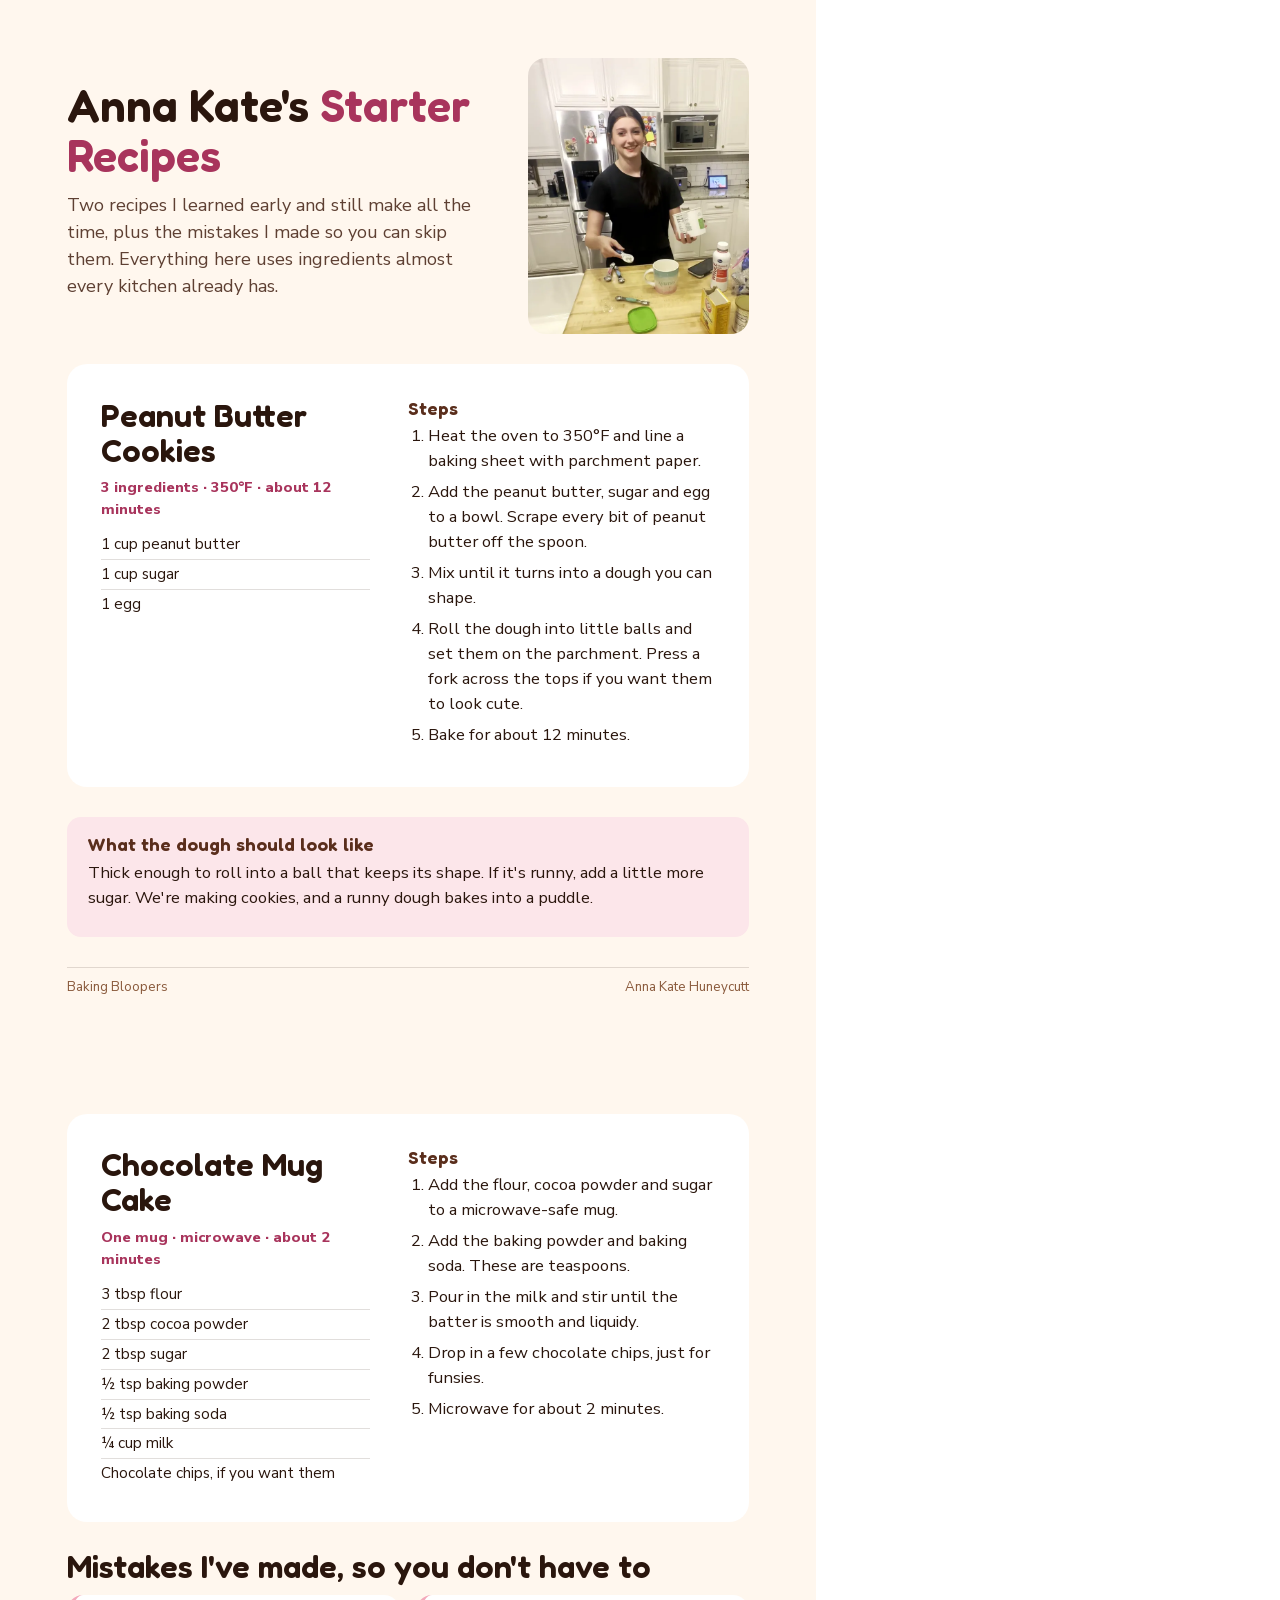
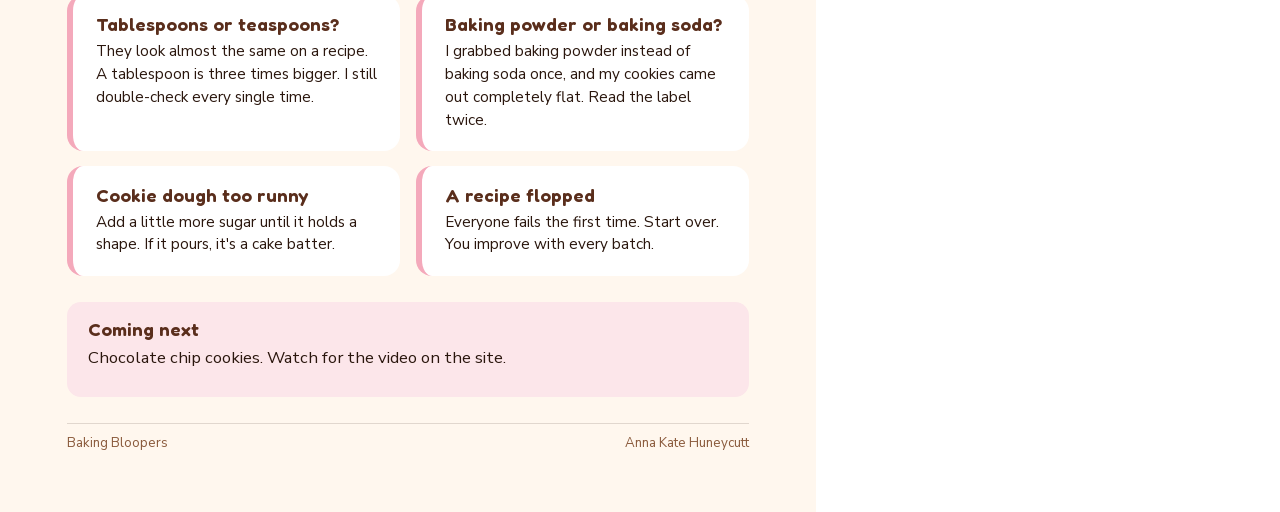
<file: guide/guide.html>
<!DOCTYPE html>
<html lang="en">
<head>
<meta charset="UTF-8">
<title>Anna Kate's Starter Recipes</title>
<style>
@font-face{ font-family:'Fredoka'; font-weight:500 700; src:url(../fonts/fredoka.woff2) format('woff2'); }
@font-face{ font-family:'Nunito Sans'; font-weight:400 800; src:url(../fonts/nunito-sans.woff2) format('woff2'); }
@page{ size: Letter; margin: 0; }
*{ box-sizing: border-box; }
body{ margin:0; font-family:'Nunito Sans', sans-serif; color:#2A160D; font-size:12.5pt; line-height:1.5; }
.page{ width:8.5in; height:11in; padding:0.6in 0.7in; display:flex; flex-direction:column; justify-content:space-between;
  gap:0.24in; page-break-after:always; background:#FFF7EE; position:relative; overflow:hidden; }
.page:last-child{ page-break-after:auto; }
h1,h2,h3{ font-family:'Fredoka', sans-serif; font-weight:600; margin:0 0 0.25em; line-height:1.1; }
h1{ font-size:34pt; }
h1 span{ color:#A8345C; }
h2{ font-size:24pt; }
h3{ font-size:14pt; color:#5A2E1C; }
p{ margin:0 0 0.6em; }
.top{ display:grid; grid-template-columns:1fr 2.3in; gap:0.4in; align-items:center; }
.top img{ width:2.3in; height:2.875in; object-fit:cover; border-radius:18px; display:block; }
.lede{ font-size:13.5pt; color:#5E4033; }
.recipe{ display:grid; grid-template-columns:2.8in 1fr; gap:0.4in; background:#fff; border-radius:20px; padding:0.35in; }
.meta{ color:#A8345C; font-weight:800; font-size:11pt; margin-bottom:10px; }
ul.ing{ list-style:none; padding:0; margin:0; }
ul.ing li{ padding:3px 0; font-size:11.5pt; border-bottom:1px solid rgba(42,22,13,.14); }
ul.ing li:last-child{ border-bottom:0; }
ol.steps{ margin:0; padding-left:1.2em; }
ol.steps li{ margin-bottom:6px; }
.tip{ background:#FCE6EA; border-radius:14px; padding:0.18in 0.22in; }
.mistakes{ display:grid; grid-template-columns:1fr 1fr; gap:0.16in; margin-top:0.12in; }
.mistakes div{ background:#fff; border-radius:16px; padding:0.2in 0.24in; border-left:6px solid #F4A9BB; }
.mistakes p{ margin:0; font-size:11.5pt; }
.foot{ display:flex; justify-content:space-between; font-size:10pt; color:#8A5A3C; border-top:1px solid rgba(42,22,13,.14); padding-top:10px; }
</style>
</head>
<body>

<section class="page">
  <div class="top">
    <div>
      <h1>Anna Kate's <span>Starter Recipes</span></h1>
      <p class="lede">Two recipes I learned early and still make all the time, plus the mistakes I made so you can skip them. Everything here uses ingredients almost every kitchen already has.</p>
    </div>
    <img src="../images/hero-640.webp" alt="">
  </div>

  <div class="recipe">
    <div>
      <h2>Peanut Butter Cookies</h2>
      <p class="meta">3 ingredients &middot; 350&deg;F &middot; about 12 minutes</p>
      <ul class="ing"><li>1 cup peanut butter</li><li>1 cup sugar</li><li>1 egg</li></ul>
    </div>
    <div>
      <h3>Steps</h3>
      <ol class="steps">
        <li>Heat the oven to 350&deg;F and line a baking sheet with parchment paper.</li>
        <li>Add the peanut butter, sugar and egg to a bowl. Scrape every bit of peanut butter off the spoon.</li>
        <li>Mix until it turns into a dough you can shape.</li>
        <li>Roll the dough into little balls and set them on the parchment. Press a fork across the tops if you want them to look cute.</li>
        <li>Bake for about 12 minutes.</li>
      </ol>
    </div>
  </div>

  <div class="tip">
    <h3>What the dough should look like</h3>
    <p>Thick enough to roll into a ball that keeps its shape. If it's runny, add a little more sugar. We're making cookies, and a runny dough bakes into a puddle.</p>
  </div>

  <div class="foot"><span>Baking Bloopers</span><span>Anna Kate Huneycutt</span></div>
</section>

<section class="page">
  <div class="recipe">
    <div>
      <h2>Chocolate Mug Cake</h2>
      <p class="meta">One mug &middot; microwave &middot; about 2 minutes</p>
      <ul class="ing"><li>3 tbsp flour</li><li>2 tbsp cocoa powder</li><li>2 tbsp sugar</li><li>&frac12; tsp baking powder</li><li>&frac12; tsp baking soda</li><li>&frac14; cup milk</li><li>Chocolate chips, if you want them</li></ul>
    </div>
    <div>
      <h3>Steps</h3>
      <ol class="steps">
        <li>Add the flour, cocoa powder and sugar to a microwave-safe mug.</li>
        <li>Add the baking powder and baking soda. These are teaspoons.</li>
        <li>Pour in the milk and stir until the batter is smooth and liquidy.</li>
        <li>Drop in a few chocolate chips, just for funsies.</li>
        <li>Microwave for about 2 minutes.</li>
      </ol>
    </div>
  </div>

  <div>
    <h2>Mistakes I've made, so you don't have to</h2>
    <div class="mistakes">
      <div><h3>Tablespoons or teaspoons?</h3><p>They look almost the same on a recipe. A tablespoon is three times bigger. I still double-check every single time.</p></div>
      <div><h3>Baking powder or baking soda?</h3><p>I grabbed baking powder instead of baking soda once, and my cookies came out completely flat. Read the label twice.</p></div>
      <div><h3>Cookie dough too runny</h3><p>Add a little more sugar until it holds a shape. If it pours, it's a cake batter.</p></div>
      <div><h3>A recipe flopped</h3><p>Everyone fails the first time. Start over. You improve with every batch.</p></div>
    </div>
  </div>

  <div class="tip">
    <h3>Coming next</h3>
    <p>Chocolate chip cookies. Watch for the video on the site.</p>
  </div>

  <div class="foot"><span>Baking Bloopers</span><span>Anna Kate Huneycutt</span></div>
</section>

</body>
</html>
</file>
